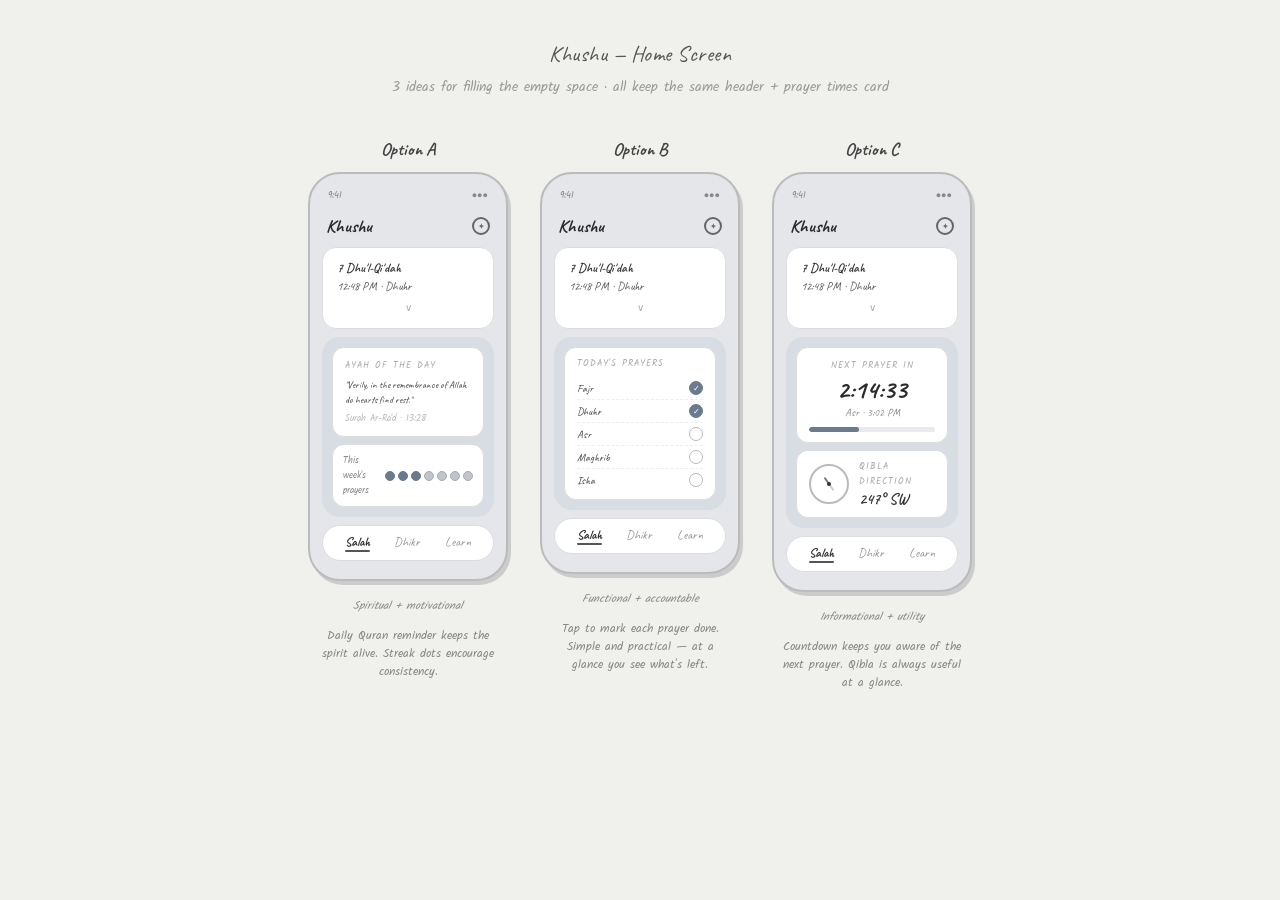
<file: docs/khushu-handoff/khushu/project/Khushu Wireframes.html>
<!DOCTYPE html>
<html lang="en">
<head>
<meta charset="UTF-8">
<meta name="viewport" content="width=device-width, initial-scale=1.0">
<title>Khushu — Home Screen Wireframes</title>
<link href="https://fonts.googleapis.com/css2?family=Caveat:wght@400;600;700&family=Kalam:wght@300;400&display=swap" rel="stylesheet">
<style>
  * { box-sizing: border-box; margin: 0; padding: 0; }

  body {
    background: #f0f0ed;
    font-family: 'Kalam', cursive;
    min-height: 100vh;
    padding: 40px 24px 60px;
  }

  .page-title {
    font-family: 'Caveat', cursive;
    font-size: 22px;
    color: #555;
    text-align: center;
    margin-bottom: 8px;
    letter-spacing: 0.5px;
  }
  .page-sub {
    font-family: 'Kalam', cursive;
    font-size: 14px;
    color: #999;
    text-align: center;
    margin-bottom: 40px;
  }

  .row {
    display: flex;
    gap: 32px;
    justify-content: center;
    flex-wrap: wrap;
    align-items: flex-start;
  }

  .option {
    display: flex;
    flex-direction: column;
    align-items: center;
    gap: 12px;
  }
  .option-label {
    font-family: 'Caveat', cursive;
    font-size: 18px;
    color: #444;
    font-weight: 700;
  }
  .option-desc {
    font-family: 'Kalam', cursive;
    font-size: 12px;
    color: #888;
    text-align: center;
    max-width: 180px;
    line-height: 1.5;
  }

  /* Phone shell */
  .phone {
    width: 200px;
    background: #e4e6ea;
    border-radius: 32px;
    border: 2.5px solid #bbb;
    padding: 14px 12px 18px;
    position: relative;
    box-shadow: 3px 4px 0px #ccc;
  }

  /* Status bar */
  .status {
    display: flex;
    justify-content: space-between;
    padding: 0 6px 10px;
    font-size: 9px;
    color: #888;
    font-family: 'Kalam', cursive;
  }

  /* App header */
  .app-header {
    display: flex;
    justify-content: space-between;
    align-items: center;
    padding: 2px 4px 10px;
  }
  .app-name {
    font-family: 'Caveat', cursive;
    font-size: 18px;
    color: #2a2a2a;
    font-weight: 700;
  }
  .gear {
    width: 18px; height: 18px;
    border: 2px solid #666;
    border-radius: 50%;
    position: relative;
    display: flex; align-items: center; justify-content: center;
  }
  .gear::before {
    content: '✦';
    font-size: 8px;
    color: #666;
  }

  /* Prayer time card */
  .prayer-card {
    background: white;
    border-radius: 14px;
    padding: 12px 14px;
    margin-bottom: 8px;
    border: 1.5px solid #ddd;
  }
  .prayer-card .hijri {
    font-size: 13px;
    color: #333;
    font-family: 'Caveat', cursive;
    font-weight: 600;
    margin-bottom: 2px;
  }
  .prayer-card .next {
    font-size: 12px;
    color: #555;
    font-family: 'Caveat', cursive;
  }
  .prayer-card .chevron {
    text-align: center;
    color: #aaa;
    font-size: 10px;
    margin-top: 6px;
  }

  /* Main content area */
  .main-area {
    background: #d8dce3;
    border-radius: 18px;
    padding: 10px;
    margin-bottom: 8px;
    min-height: 160px;
    display: flex;
    flex-direction: column;
    gap: 7px;
  }

  /* Bottom nav */
  .bottom-nav {
    background: white;
    border-radius: 24px;
    border: 1.5px solid #ddd;
    padding: 8px 10px;
    display: flex;
    justify-content: space-around;
  }
  .nav-item {
    font-family: 'Caveat', cursive;
    font-size: 13px;
    color: #999;
    position: relative;
    padding-bottom: 2px;
  }
  .nav-item.active {
    color: #333;
    font-weight: 700;
  }
  .nav-item.active::after {
    content: '';
    position: absolute;
    bottom: 0; left: 0; right: 0;
    height: 2px;
    background: #555;
    border-radius: 2px;
  }

  /* ---- OPTION 1: Ayah + Streak ---- */
  .ayah-card {
    background: white;
    border-radius: 12px;
    padding: 10px 12px;
    border: 1.5px solid #ddd;
  }
  .ayah-label {
    font-size: 9px;
    color: #aaa;
    text-transform: uppercase;
    letter-spacing: 1px;
    margin-bottom: 4px;
    font-family: 'Kalam', cursive;
  }
  .ayah-text {
    font-size: 10px;
    color: #444;
    font-family: 'Caveat', cursive;
    line-height: 1.5;
  }
  .ayah-ref {
    font-size: 9px;
    color: #bbb;
    margin-top: 4px;
    font-family: 'Kalam', cursive;
  }

  .streak-row {
    display: flex;
    gap: 5px;
    align-items: center;
    padding: 8px 10px;
    background: white;
    border-radius: 12px;
    border: 1.5px solid #ddd;
  }
  .streak-label {
    font-size: 9px;
    color: #888;
    font-family: 'Kalam', cursive;
    flex: 1;
  }
  .streak-dots {
    display: flex;
    gap: 3px;
  }
  .dot {
    width: 10px; height: 10px;
    border-radius: 50%;
    background: #c0c5cc;
    border: 1.5px solid #aaa;
  }
  .dot.filled {
    background: #6b7a8d;
    border-color: #6b7a8d;
  }

  /* ---- OPTION 2: Prayer Tracker ---- */
  .tracker-card {
    background: white;
    border-radius: 12px;
    padding: 8px 12px;
    border: 1.5px solid #ddd;
    flex: 1;
  }
  .tracker-title {
    font-size: 9px;
    color: #aaa;
    text-transform: uppercase;
    letter-spacing: 1px;
    margin-bottom: 6px;
    font-family: 'Kalam', cursive;
  }
  .prayer-row {
    display: flex;
    align-items: center;
    justify-content: space-between;
    padding: 4px 0;
    border-bottom: 1px dashed #eee;
  }
  .prayer-row:last-child { border-bottom: none; }
  .prayer-name {
    font-size: 11px;
    color: #444;
    font-family: 'Caveat', cursive;
  }
  .check-circle {
    width: 14px; height: 14px;
    border-radius: 50%;
    border: 1.5px solid #bbb;
    display: flex; align-items: center; justify-content: center;
  }
  .check-circle.done {
    background: #6b7a8d;
    border-color: #6b7a8d;
    color: white;
    font-size: 8px;
  }

  /* ---- OPTION 3: Countdown + Qibla ---- */
  .countdown-card {
    background: white;
    border-radius: 12px;
    padding: 10px 12px;
    border: 1.5px solid #ddd;
    text-align: center;
  }
  .countdown-label {
    font-size: 9px;
    color: #aaa;
    text-transform: uppercase;
    letter-spacing: 1px;
    font-family: 'Kalam', cursive;
    margin-bottom: 4px;
  }
  .countdown-time {
    font-family: 'Caveat', cursive;
    font-size: 26px;
    color: #2a2a2a;
    font-weight: 700;
    line-height: 1;
  }
  .countdown-prayer {
    font-size: 11px;
    color: #888;
    font-family: 'Caveat', cursive;
    margin-top: 2px;
  }
  .countdown-bar-bg {
    background: #e8eaed;
    border-radius: 4px;
    height: 5px;
    margin-top: 8px;
    overflow: hidden;
  }
  .countdown-bar-fill {
    background: #6b7a8d;
    height: 100%;
    width: 40%;
    border-radius: 4px;
  }

  .qibla-card {
    background: white;
    border-radius: 12px;
    padding: 8px 12px;
    border: 1.5px solid #ddd;
    display: flex;
    align-items: center;
    gap: 10px;
  }
  .compass {
    width: 40px; height: 40px;
    border-radius: 50%;
    border: 2px solid #bbb;
    position: relative;
    flex-shrink: 0;
    display: flex; align-items: center; justify-content: center;
  }
  .compass-needle {
    width: 2px;
    height: 16px;
    background: linear-gradient(#6b7a8d 50%, #ccc 50%);
    border-radius: 2px;
    transform: rotate(-35deg);
    position: absolute;
  }
  .compass-center {
    width: 4px; height: 4px;
    border-radius: 50%;
    background: #333;
    position: absolute;
    z-index: 2;
  }
  .qibla-info { flex: 1; }
  .qibla-label {
    font-size: 9px;
    color: #aaa;
    text-transform: uppercase;
    letter-spacing: 1px;
    font-family: 'Kalam', cursive;
  }
  .qibla-deg {
    font-family: 'Caveat', cursive;
    font-size: 16px;
    color: #333;
    font-weight: 600;
  }

  /* annotation arrows */
  .note {
    font-family: 'Kalam', cursive;
    font-size: 11px;
    color: #888;
    text-align: center;
    font-style: italic;
    margin-top: 4px;
  }
</style>
</head>
<body>

<p class="page-title">Khushu — Home Screen</p>
<p class="page-sub">3 ideas for filling the empty space · all keep the same header + prayer times card</p>

<div class="row">

  <!-- OPTION 1: Ayah + Streak -->
  <div class="option">
    <div class="option-label">Option A</div>
    <div class="phone">
      <div class="status"><span>9:41</span><span>●●●</span></div>
      <div class="app-header">
        <span class="app-name">Khushu</span>
        <div class="gear"></div>
      </div>
      <div class="prayer-card">
        <div class="hijri">7 Dhu'l-Qi'dah</div>
        <div class="next">12:48 PM · Dhuhr</div>
        <div class="chevron">∨</div>
      </div>
      <div class="main-area">
        <!-- Ayah of the day -->
        <div class="ayah-card">
          <div class="ayah-label">Ayah of the day</div>
          <div class="ayah-text">"Verily, in the remembrance of Allah do hearts find rest."</div>
          <div class="ayah-ref">Surah Ar-Ra'd · 13:28</div>
        </div>
        <!-- Weekly streak -->
        <div class="streak-row">
          <div class="streak-label">This week's prayers</div>
          <div class="streak-dots">
            <div class="dot filled"></div>
            <div class="dot filled"></div>
            <div class="dot filled"></div>
            <div class="dot"></div>
            <div class="dot"></div>
            <div class="dot"></div>
            <div class="dot"></div>
          </div>
        </div>
      </div>
      <div class="bottom-nav">
        <div class="nav-item active">Salah</div>
        <div class="nav-item">Dhikr</div>
        <div class="nav-item">Learn</div>
      </div>
    </div>
    <div class="note">Spiritual + motivational</div>
    <div class="option-desc">Daily Quran reminder keeps the spirit alive. Streak dots encourage consistency.</div>
  </div>

  <!-- OPTION 2: Prayer Completion Tracker -->
  <div class="option">
    <div class="option-label">Option B</div>
    <div class="phone">
      <div class="status"><span>9:41</span><span>●●●</span></div>
      <div class="app-header">
        <span class="app-name">Khushu</span>
        <div class="gear"></div>
      </div>
      <div class="prayer-card">
        <div class="hijri">7 Dhu'l-Qi'dah</div>
        <div class="next">12:48 PM · Dhuhr</div>
        <div class="chevron">∨</div>
      </div>
      <div class="main-area">
        <div class="tracker-card">
          <div class="tracker-title">Today's Prayers</div>
          <div class="prayer-row">
            <span class="prayer-name">Fajr</span>
            <div class="check-circle done">✓</div>
          </div>
          <div class="prayer-row">
            <span class="prayer-name">Dhuhr</span>
            <div class="check-circle done">✓</div>
          </div>
          <div class="prayer-row">
            <span class="prayer-name">Asr</span>
            <div class="check-circle"></div>
          </div>
          <div class="prayer-row">
            <span class="prayer-name">Maghrib</span>
            <div class="check-circle"></div>
          </div>
          <div class="prayer-row">
            <span class="prayer-name">Isha</span>
            <div class="check-circle"></div>
          </div>
        </div>
      </div>
      <div class="bottom-nav">
        <div class="nav-item active">Salah</div>
        <div class="nav-item">Dhikr</div>
        <div class="nav-item">Learn</div>
      </div>
    </div>
    <div class="note">Functional + accountable</div>
    <div class="option-desc">Tap to mark each prayer done. Simple and practical — at a glance you see what's left.</div>
  </div>

  <!-- OPTION 3: Countdown + Qibla -->
  <div class="option">
    <div class="option-label">Option C</div>
    <div class="phone">
      <div class="status"><span>9:41</span><span>●●●</span></div>
      <div class="app-header">
        <span class="app-name">Khushu</span>
        <div class="gear"></div>
      </div>
      <div class="prayer-card">
        <div class="hijri">7 Dhu'l-Qi'dah</div>
        <div class="next">12:48 PM · Dhuhr</div>
        <div class="chevron">∨</div>
      </div>
      <div class="main-area">
        <!-- Countdown -->
        <div class="countdown-card">
          <div class="countdown-label">Next prayer in</div>
          <div class="countdown-time">2:14:33</div>
          <div class="countdown-prayer">Asr · 3:02 PM</div>
          <div class="countdown-bar-bg">
            <div class="countdown-bar-fill"></div>
          </div>
        </div>
        <!-- Qibla -->
        <div class="qibla-card">
          <div class="compass">
            <div class="compass-needle"></div>
            <div class="compass-center"></div>
          </div>
          <div class="qibla-info">
            <div class="qibla-label">Qibla direction</div>
            <div class="qibla-deg">247° SW</div>
          </div>
        </div>
      </div>
      <div class="bottom-nav">
        <div class="nav-item active">Salah</div>
        <div class="nav-item">Dhikr</div>
        <div class="nav-item">Learn</div>
      </div>
    </div>
    <div class="note">Informational + utility</div>
    <div class="option-desc">Countdown keeps you aware of the next prayer. Qibla is always useful at a glance.</div>
  </div>

</div>

</body>
</html>
</file>
